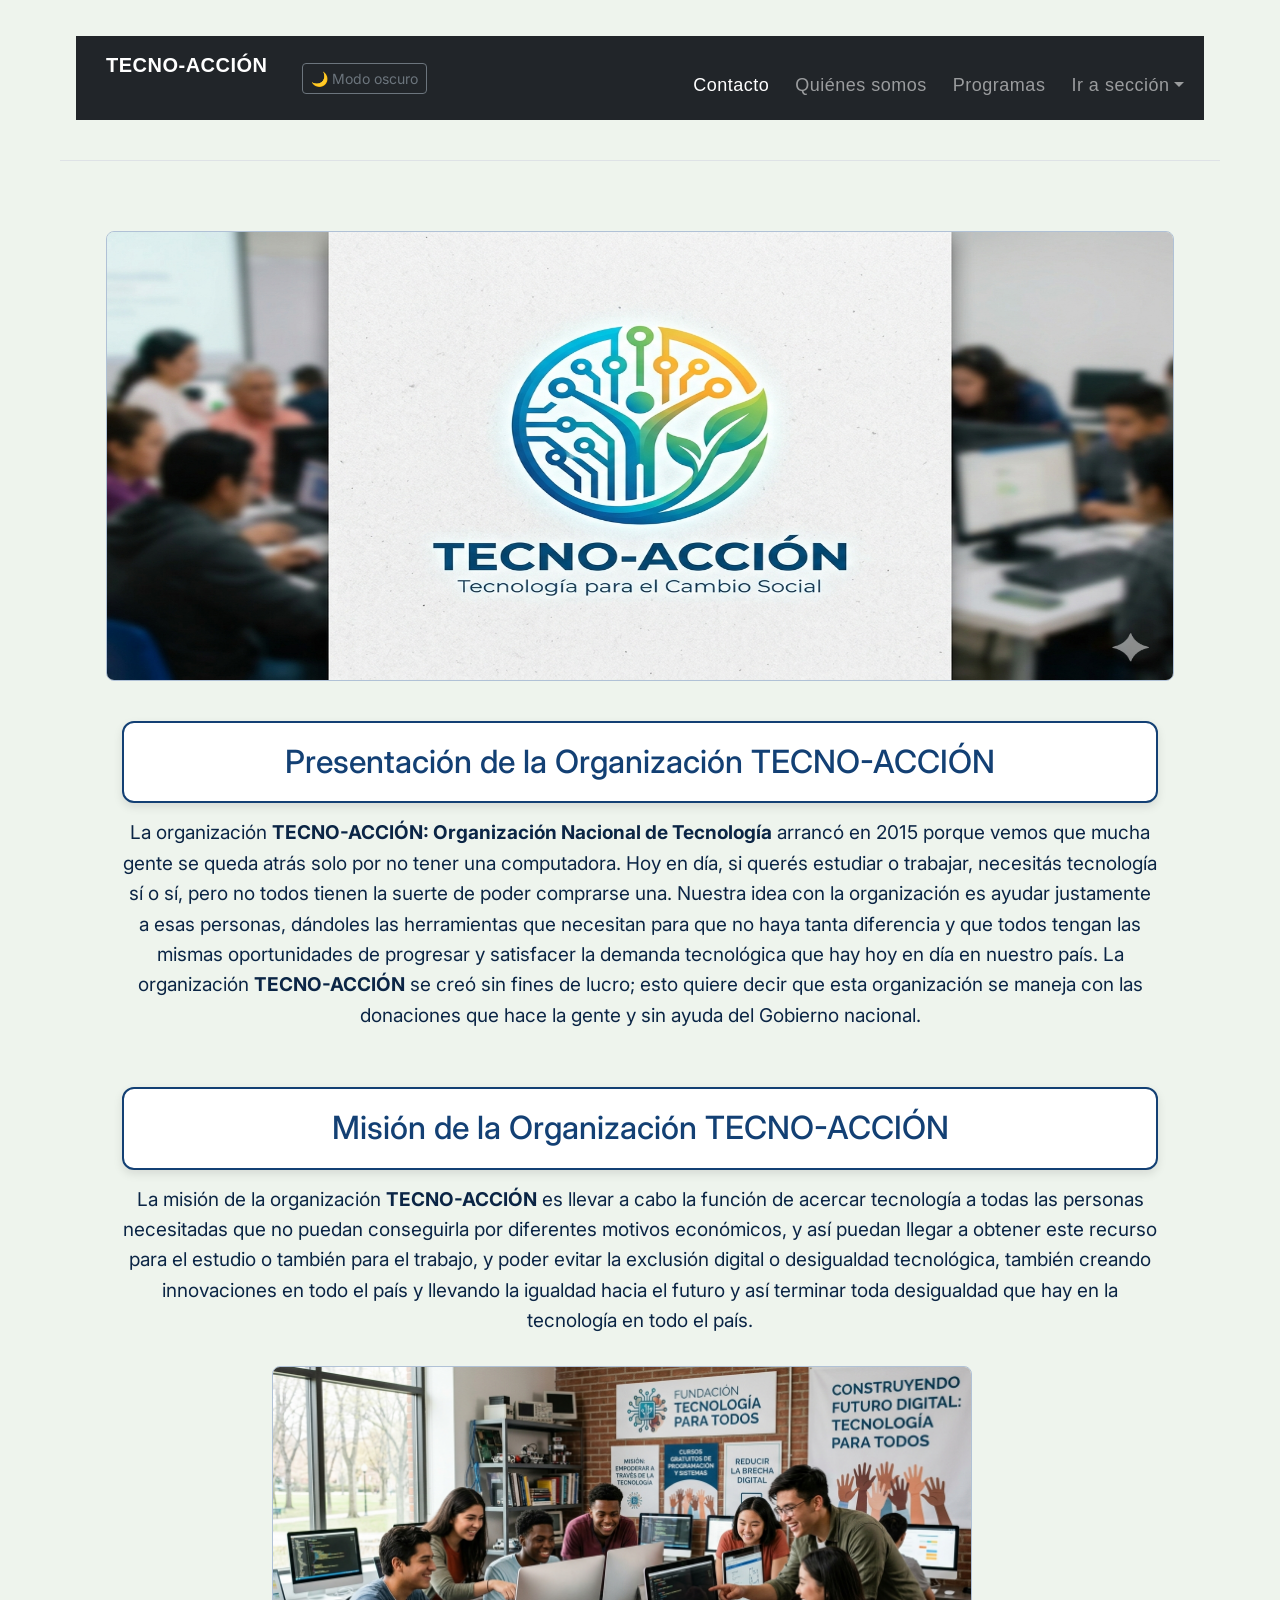
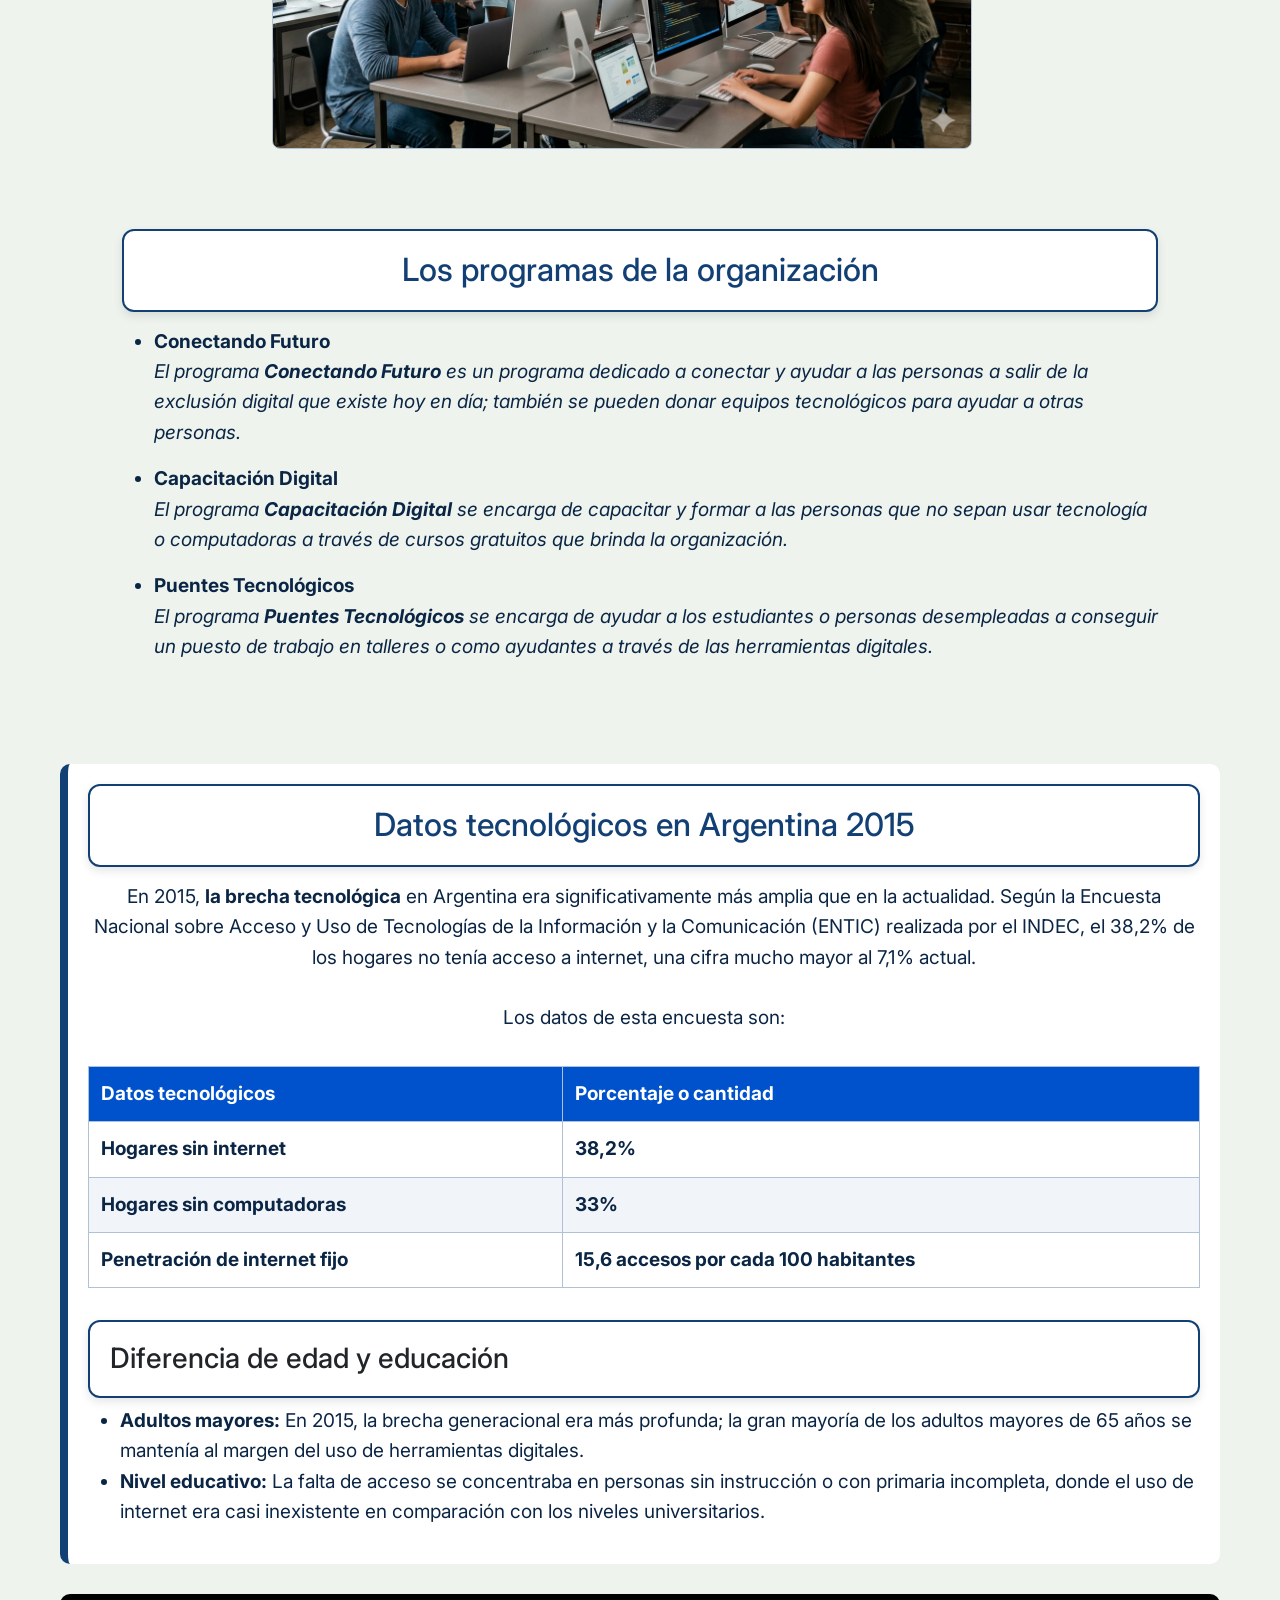
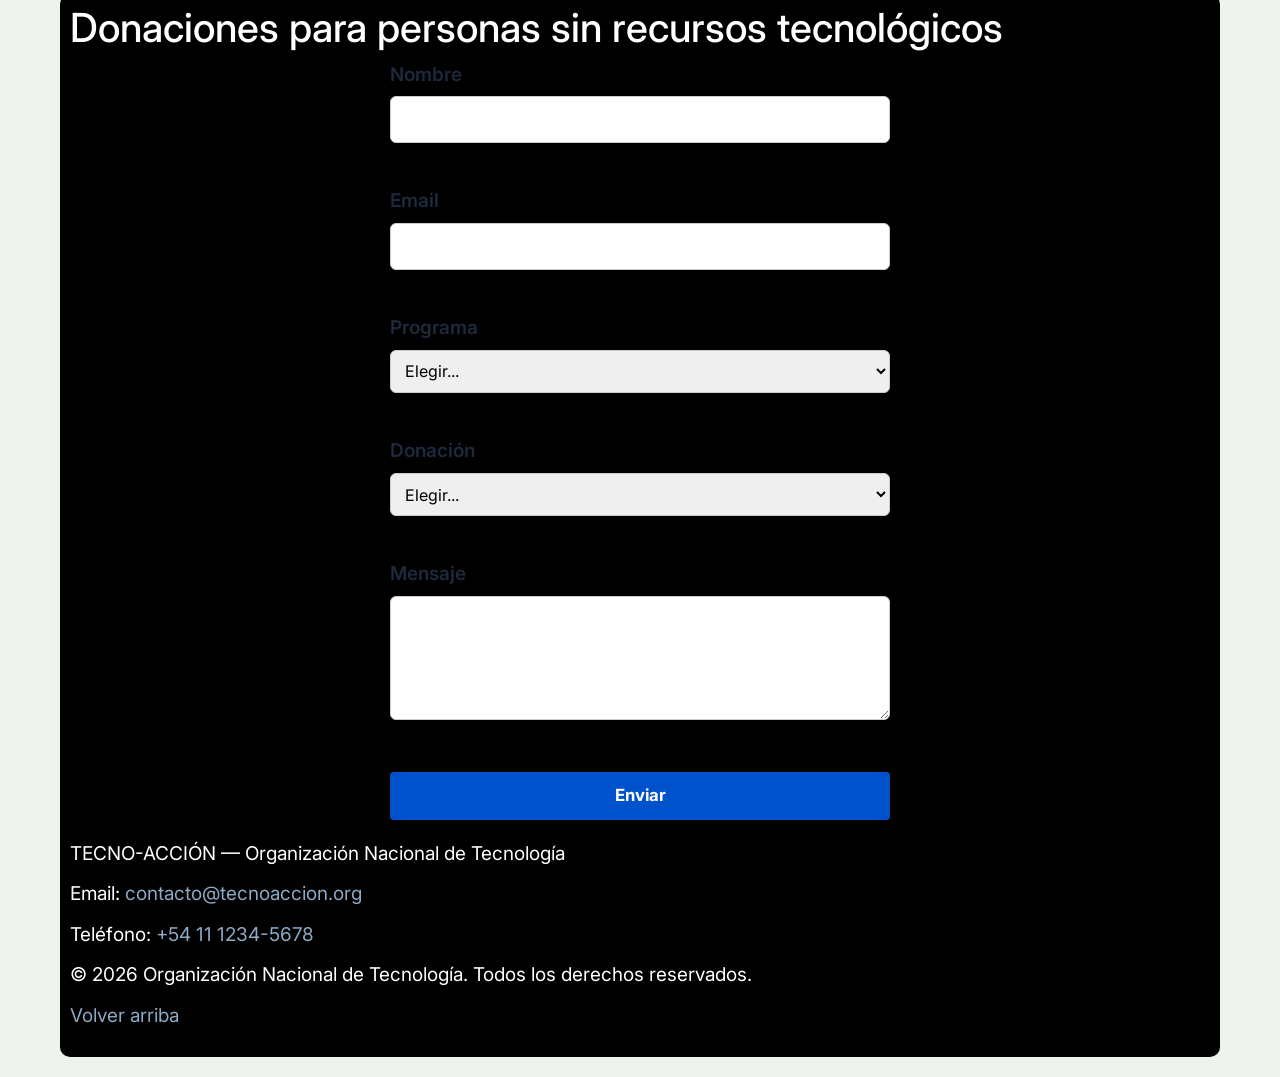
<file: index.html>
<!DOCTYPE html>
<html lang="es">
<head>
    <meta charset="UTF-8">
    <meta name="viewport" content="width=device-width, initial-scale=1.0">
    
    <link rel="preconnect" href="https://fonts.googleapis.com">
    <link rel="preconnect" href="https://fonts.gstatic.com" crossorigin>
    <link rel ="stylesheet" href ="https://fonts.googleapis.com/css2?family=inter:wght@400;600;700&display=swap">
    <link href="https://cdn.jsdelivr.net/npm/bootstrap@5.3.3/dist/css/bootstrap.min.css" rel="stylesheet" />
    <link rel="stylesheet" href="css/estilos.css">
    <title>TECNO-ACCIÓN: Organización Nacional de Tecnología</title>
    
</head>
<body>
    <header  class="p-3 mb-4 border-bottom">
        <section class="navbar navbar-expand-md navbar-dark bg-dark">
            <nav class="container">
                <h1><a class="navbar-brand fw-bold" href="#">TECNO-ACCIÓN</a></h1>
                <button id="btn-modo" class="btn btn-outline-secondary btn-sm">
                🌙 Modo oscuro
                </button>
                <button class="navbar-toggler" type="button" data-bs-toggle="collapse" data-bs-target="#navMenu">
                <span class="navbar-toggler-icon"></span>
                </button>
                <nav class="collapse navbar-collapse" id="navMenu">
                    <ul class="navbar-nav ms-auto">
                        <li class="nav-item"><a class="nav-link active" href="contacto.html">Contacto</a></li>
                        <li class="nav-item"><a class="nav-link" href="nosotros.html">Quiénes somos</a></li>
                        <li class="nav-item"><a class="nav-link" href="programas.html">Programas</a></li>
                        <li class="nav-item dropdown"><a class="nav-link dropdown-toggle" href="#" id="navbarDropdown" role="button" data-bs-toggle="dropdown" aria-expanded="false">
                        Ir a sección</a>
                        <ul class="dropdown-menu" aria-labelledby="navbarDropdown">
                            <li class ="nav-item"><a class="dropdown-item" href="#presentacion">Presentación</a></li>
                            <li class ="nav-item"><a class="dropdown-item" href="#misión">Misión</a></li>
                            <li class ="nav-item"><a class="dropdown-item" href="#programas">Resumen de programas</a></li>
                            <li class ="nav-item"><a class="dropdown-item" href="#DatosExtras">Datos 2015</a></li>
                            <li class ="nav-item"><a class="dropdown-item" href="#donacion">Donación</a></li>
                        </ul>
                        </li>
                    </ul>
                </nav>
            </nav>
        </section>
        
    </header>
    <main>
        <img class = "logo" src="imagenes/index/logodelaong.png" alt="logo de la organización Tecno Acción">
        <section class="programas" id="presentacion">
            
            <h2 class="card card-programa h-100">Presentación de la Organización TECNO-ACCIÓN</h2>

            <p class="card-text">
                La organización <strong>TECNO-ACCIÓN: Organización Nacional de Tecnología</strong> arrancó en 2015 porque vemos que mucha gente se queda atrás solo por no tener una computadora. Hoy en día, si querés estudiar o trabajar, necesitás tecnología sí o sí, 
                pero no todos tienen la suerte de poder comprarse una. Nuestra idea con la organización es ayudar justamente a esas personas, dándoles las herramientas que necesitan para que no haya tanta diferencia y que todos tengan las mismas 
                oportunidades de progresar y satisfacer la demanda tecnológica que hay hoy en día en nuestro país.
                La organización <strong>TECNO-ACCIÓN</strong> se creó sin fines de lucro; esto quiere decir que esta organización se maneja con las donaciones que hace la gente y sin ayuda del Gobierno nacional.
            </p>
        </section> 
        <section class="programas" id="misión">
            <h2 class="card card-programa h-100">Misión de la Organización TECNO-ACCIÓN</h2>
            <p class="card-text">
                La misión de la organización <strong>TECNO-ACCIÓN</strong> es llevar a cabo la función de acercar tecnología a todas las personas necesitadas
                que no puedan conseguirla por diferentes motivos económicos, y así puedan llegar a obtener este recurso
                para el estudio o también para el trabajo, y poder evitar la exclusión digital o desigualdad tecnológica, también creando innovaciones en todo el país y llevando la igualdad hacia el futuro y así terminar
                toda desigualdad que hay en la tecnología en todo el país.
            </p>
            <img class=" imagenmision" src="imagenes/index/misiondelaorganizacion.png" alt="personas usando computadoras" width="700" height="350">
        </section>
        
        <section class="programas" id="programas">
            <h2 class="card card-programa h-100">Los programas de la organización</h2>
                <ul>
                    <li class="card-text">
                        <strong>Conectando Futuro</strong>
                        <p>
                            <em>El programa <strong>Conectando Futuro</strong> es un programa dedicado a conectar y ayudar a las personas a salir de la exclusión digital que existe hoy en día; también
                            se pueden donar equipos tecnológicos para ayudar a otras personas.</em>
                        </p>
                    </li>
                    <li class="card-text">
                        <strong>Capacitación Digital</strong>
                        <p>
                            <em>El programa <strong>Capacitación Digital</strong> se encarga de capacitar y formar a las personas que no sepan usar tecnología o computadoras
                            a través de cursos gratuitos que brinda la organización.</em>
                        </p>
                    </li>
                    <li class="card-text">
                        <strong>Puentes Tecnológicos</strong>
                        <p>
                            <em>El programa <strong>Puentes Tecnológicos</strong> se encarga de ayudar a los estudiantes o personas desempleadas a conseguir un puesto de trabajo 
                            en talleres o como ayudantes a través de las herramientas digitales.</em>
                        </p>
                    </li>
                </ul>
        </section>
    </main>
    <aside class="programas" id = "DatosExtras">
            <h2 class="card card-programa h-100">Datos tecnológicos en Argentina 2015</h2>
            <p class="card-text">
                En 2015, <strong>la brecha tecnológica</strong> en Argentina era significativamente más amplia que en la actualidad. Según la Encuesta Nacional sobre Acceso y Uso de Tecnologías de la Información y la
                Comunicación (ENTIC) realizada por el INDEC, el 38,2% de los hogares no tenía acceso a internet, una cifra mucho mayor al 7,1% actual.
                <br>
                <br>
                Los datos de esta encuesta son:
            </p>
            <table border="1">
                <thead>
                    <tr>
                        <th>Datos tecnológicos</th>
                        <th>Porcentaje o cantidad</th>
                    </tr>
                </thead>
                <tbody>
                    <tr>
                        <th>Hogares sin internet</th>
                        <th>38,2%</th>
                    </tr>
                    <tr>
                        <th>Hogares sin computadoras</th>
                        <th>33%</th>
                    </tr>
                    <tr>
                        <th>Penetración de internet fijo</th>
                        <th>15,6 accesos por cada 100 habitantes</th>
                    </tr>
                </tbody>
            </table>
            <h3 class="card card-programa h-100">Diferencia de edad y educación</h3>
            <ul>
                <li>
                    <p class="card-text">
                        <strong>Adultos mayores:</strong> En 2015, la brecha generacional era más profunda; 
                        la gran mayoría de los adultos mayores de 65 años se mantenía al margen 
                        del uso de herramientas digitales.
                    </p>
                </li>
                <li>
                    <p class="card-text">
                        <strong>Nivel educativo:</strong> La falta de acceso se concentraba en personas sin instrucción o con primaria incompleta,
                        donde el uso de internet era casi inexistente en comparación con los niveles universitarios.
                    </p>
                </li>
            </ul>
        </aside>
    <footer id="donacion">
        <h2>Donaciones para personas sin recursos tecnológicos</h2>
            <form id="form-donacion" action="#" method="post">
                <p>
                    <label for="nombre">Nombre</label>
                    <input type="text" id="nombre" name="nombre" required>
                </p>
                
                <p>
                    <label for="email">Email</label>
                    <input type="email" id="email" name="email" required>
                </p>

                <p>
                    <label for="programa">Programa</label>
                    <select id="programa" name="programa">
                        <option value="">Elegir...</option>
                        <option value="conectando">Conectando Futuro</option>
                        <option value="capacitacion">Capacitación Digital</option>
                        <option value="puntes">Puentes Tecnológicos</option>
                    </select>
                </p>

                <p>
                    <label for="donacion">Donación</label>
                    <select id="donacion" name="donacion">
                        <option value="">Elegir...</option>
                        <option value="pll">Computadora</option>
                        <option value="pll">Celular</option>
                    </select>
                </p>

                <p>
                    <label for="mensaje">Mensaje</label>
                    <textarea id="mensaje" name="mensaje" rows="4"></textarea>
                </p>

                <p>
                <button type="submit" class="btn btn-primary">Enviar</button>
                </p>
                
            </form>
            
        <address>

            <p>TECNO-ACCIÓN — Organización Nacional de Tecnología</p>

            <p>
                Email:
                <a href="mailto:contacto@tecnoaccion.org">contacto@tecnoaccion.org</a>
                
            </p>

            <p>
                Teléfono:
                <a href="tel:+541112345678">
                    +54 11 1234-5678
                </a>
            </p>
            <p>&copy; 2026 Organización Nacional de Tecnología. Todos los derechos reservados.</p>
        <p><a href="#top">Volver arriba</a></p>

        </address>
    </footer>
<script src='https://cdn.jsdelivr.net/npm/bootstrap@5.3.3/dist/js/bootstrap.bundle.min.js'></script>
<script src="js/main.js"></script>
</body>
</html>
</file>
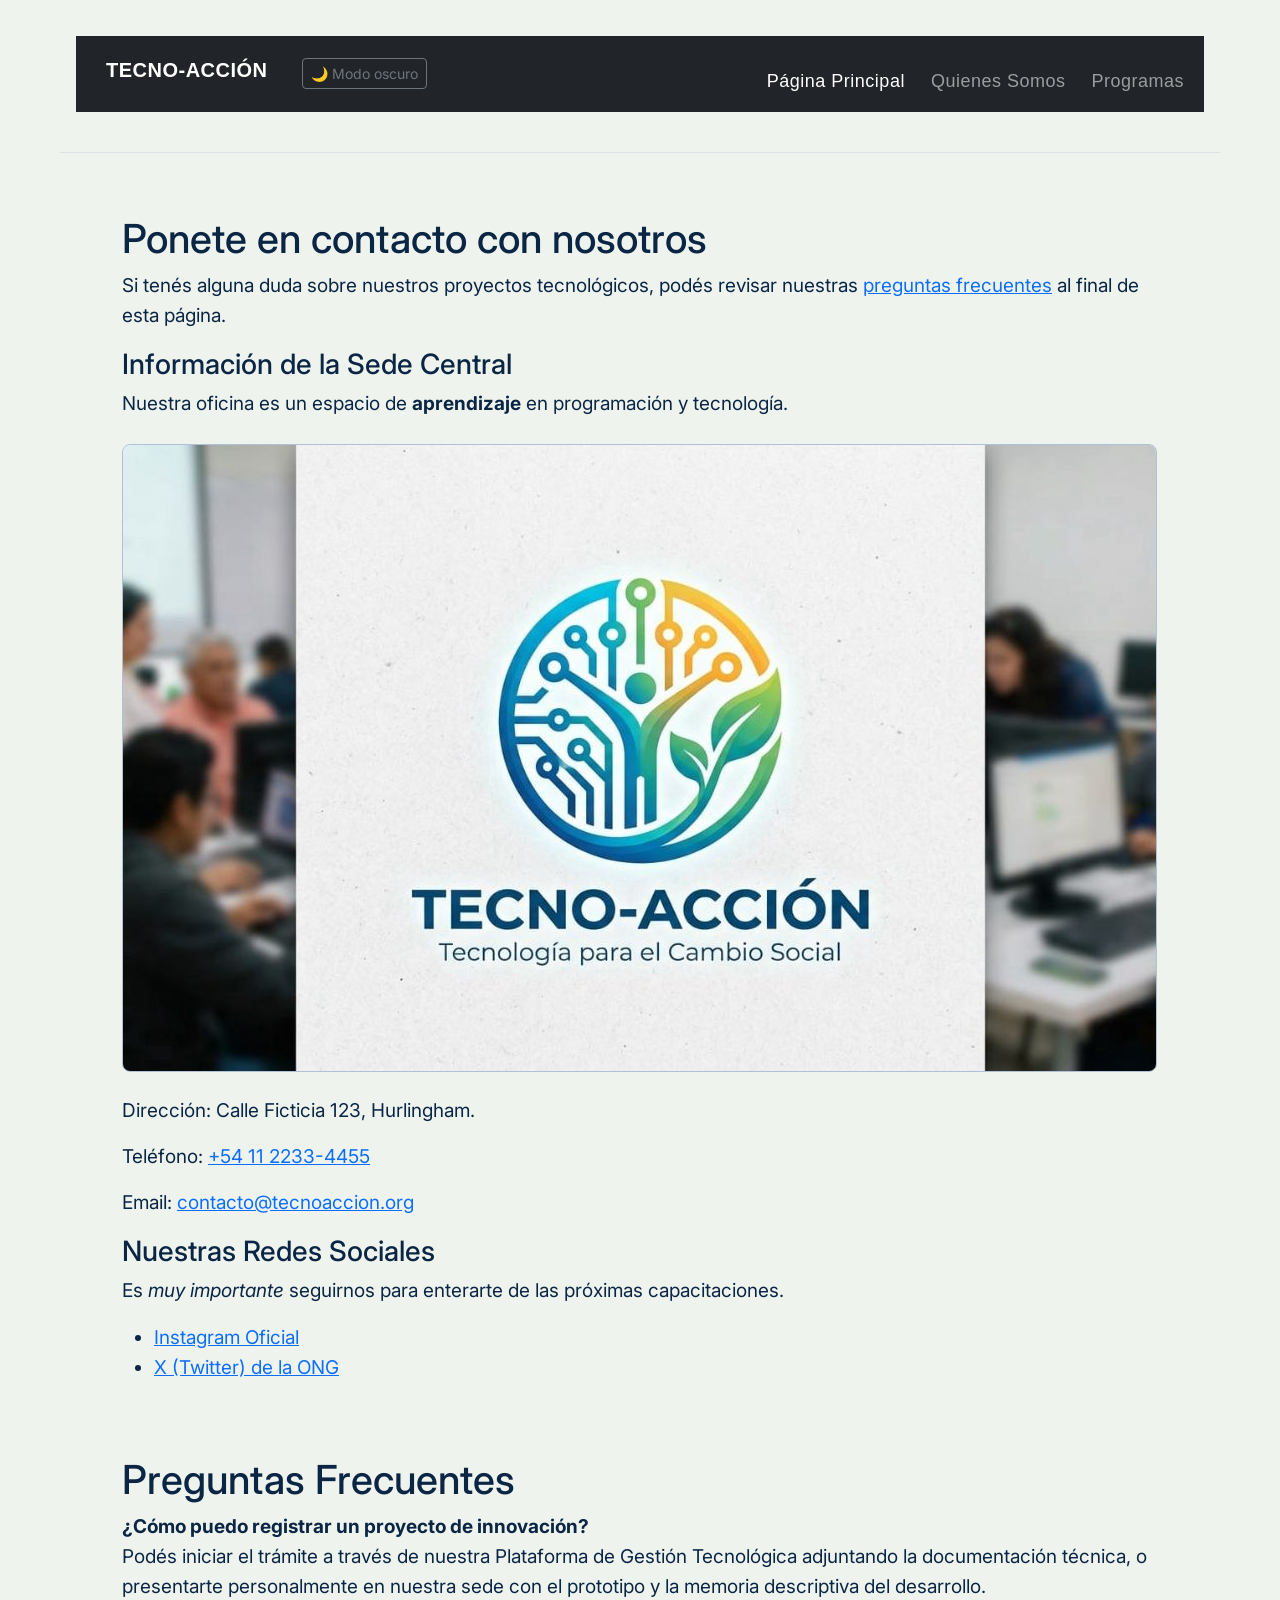
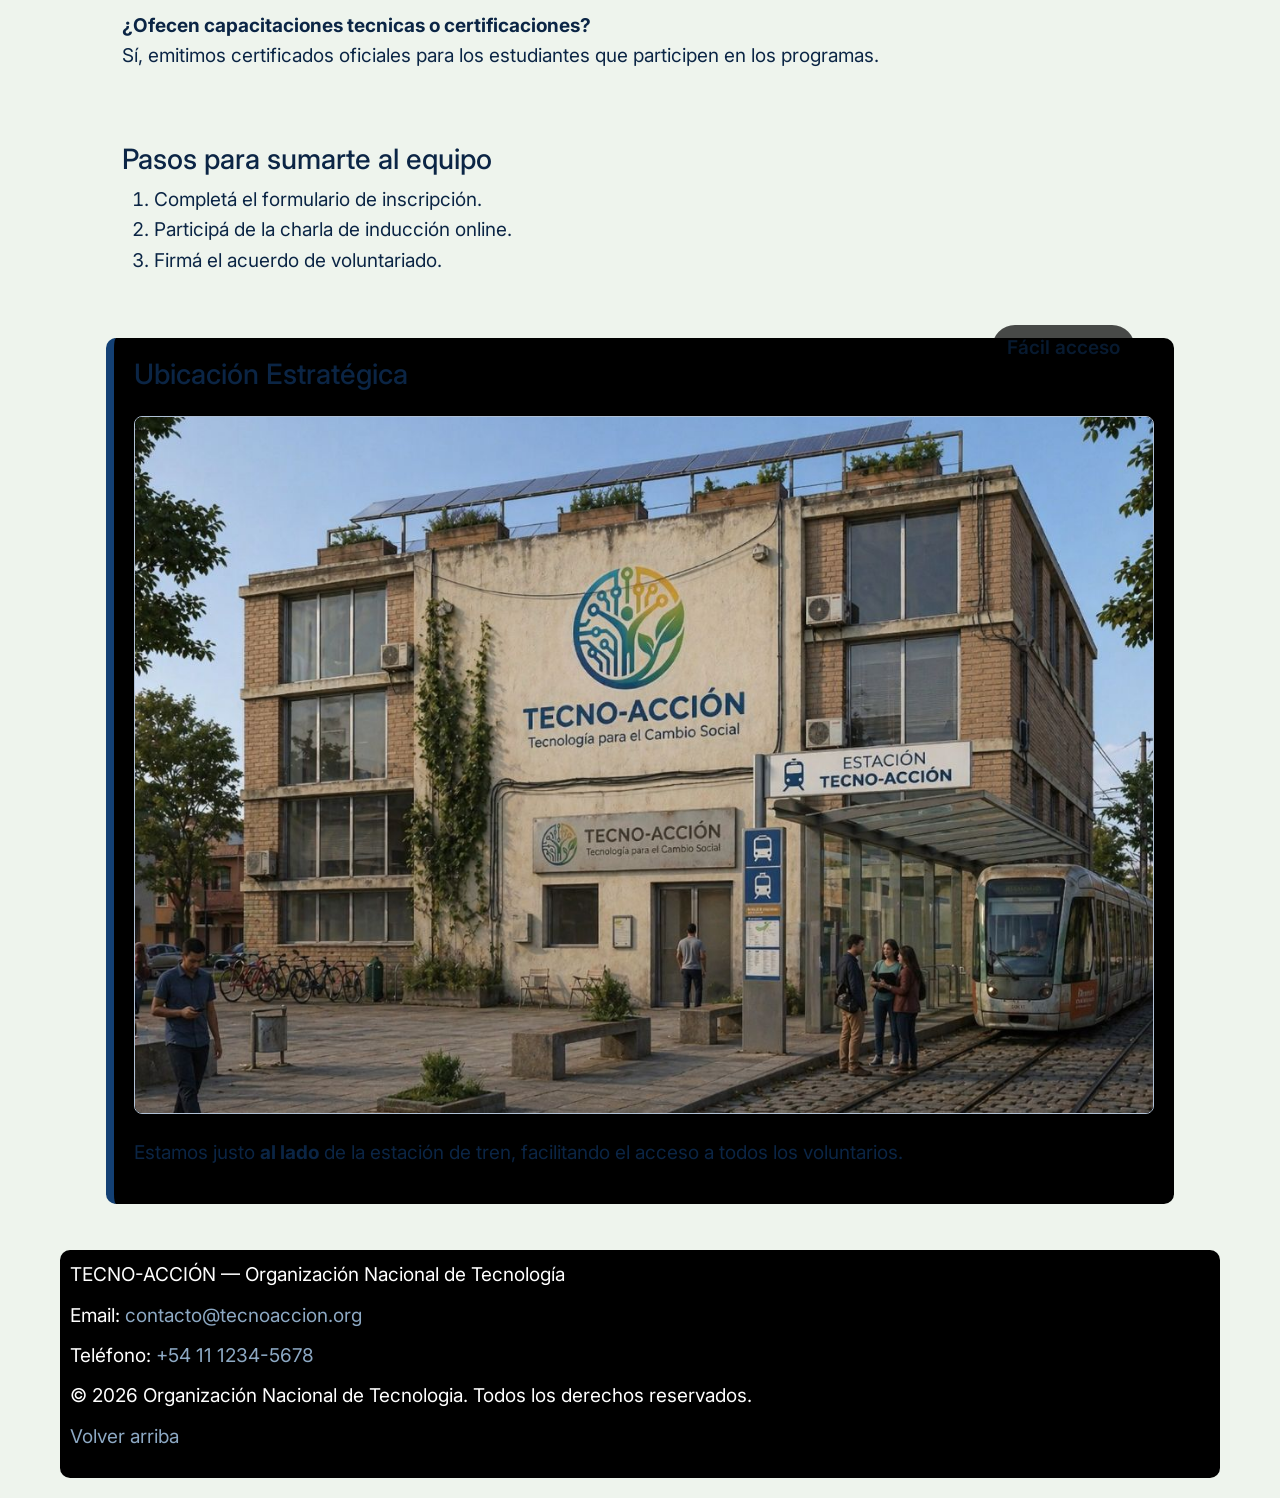
<file: contacto.html>
<!DOCTYPE html>
<html lang="es">
<head>
    <meta charset="UTF-8">
    <meta name="viewport" content="width=device-width, initial-scale=1.0">

    <link rel="preconnect" href="https://fonts.googleapis.com">
    <link rel="preconnect" href="https://fonts.gstatic.com" crossorigin>
    <link rel ="stylesheet" href ="https://fonts.googleapis.com/css2?family=inter:wght@400;600;700&display=swap">
    <link href="https://cdn.jsdelivr.net/npm/bootstrap@5.3.3/dist/css/bootstrap.min.css" rel="stylesheet" />
    <link rel="stylesheet" href="css/estilos.css">
    <title>TECNO-ACCIÓN: Organización Nacional de Tecnología</title>
    
</head>
<body>
    <header  class="p-3 mb-4 border-bottom">
        <section class="navbar navbar-expand-md navbar-dark bg-dark">
            <nav class="container">
                <h1 class= "h3 m-0"><a class="navbar-brand fw-bold" href="#">TECNO-ACCIÓN</a></h1>
                <button id="btn-modo" class="btn btn-outline-secondary btn-sm">
                🌙 Modo oscuro
                </button>
                <button class="navbar-toggler" type="button" data-bs-toggle="collapse" data-bs-target="#navMenu">
                <span class="navbar-toggler-icon"></span>
                </button>
                <nav class="collapse navbar-collapse" id="navMenu">
                    <ul class="navbar-nav ms-auto">
                        <li class="nav-item"><a class="nav-link active" href="index.html">Página Principal</a></li>
                        <li class="nav-item"><a class="nav-link" href="nosotros.html">Quienes Somos</a></li>
                        <li class="nav-item"><a class="nav-link" href="programas.html">Programas</a></li>
                        
                    </ul>
                </nav>
            </nav>
        </section>
        
    </header>

    <main>
        <section>
            <h2>Ponete en contacto con nosotros</h2>
            <p>Si tenés alguna duda sobre nuestros proyectos tecnológicos, podés revisar nuestras <a href="#preguntas">preguntas frecuentes</a> al final de esta página.</p>
            
            <article>
                <h3>Información de la Sede Central</h3>
                <p>Nuestra oficina es un espacio de <strong>aprendizaje</strong> en programación y tecnología.</p>
                
                <img src="imagenes/Contacto/Tecno.jpeg" height="300" alt="Logo de Tecno Acción">

                <address>
                    <p>Dirección: Calle Ficticia 123, Hurlingham.</p>
                    <p>Teléfono: <a href="tel:+541122334455">+54 11 2233-4455</a></p>
                    <p>Email: <a href="mailto:contacto@tecnoaccion.org">contacto@tecnoaccion.org</a></p>
                </address>
            </article>

            <article>
                <h3>Nuestras Redes Sociales</h3>
                <p>Es <em>muy importante</em> seguirnos para enterarte de las próximas capacitaciones.</p>
                <ul>
                    <li>
                        <a href="https://www.instagram.com" target="_blank" rel="noopener noreferrer">Instagram Oficial</a>
                    </li>
                    <li>
                        <a href="https://www.twitter.com" target="_blank" rel="noopener noreferrer">X (Twitter) de la ONG</a>
                    </li>
                </ul>
            </article>
        </section>

        <section id="preguntas">
            <h2>Preguntas Frecuentes</h2>
            <dl>
                <dt>¿Cómo puedo registrar un proyecto de innovación?</dt>
                <dd>Podés iniciar el trámite a través de nuestra Plataforma de Gestión Tecnológica adjuntando la documentación técnica, o presentarte personalmente en nuestra sede con el prototipo y la memoria descriptiva del desarrollo.</dd>
                <dt>¿Ofecen capacitaciones tecnicas o certificaciones?</dt>
                <dd>Sí, emitimos certificados oficiales para los estudiantes que participen en los programas.</dd>
            </dl>
        </section>

        <section>
            <h3>Pasos para sumarte al equipo</h3>
            <ol>
                <li>Completá el formulario de inscripción.</li>
                <li>Participá de la charla de inducción online.</li>
                <li>Firmá el acuerdo de voluntariado.</li>
            </ol>
        </section>

        <aside>
    <h3>Ubicación Estratégica</h3>
    <div class="imagen-wrapper">
        <img src="imagenes/Contacto/Tecno-accion-sede.jpeg" height="250" alt="Mapa del barrio mostrando las paradas de colectivo cercanas">
        <span class="badge-custom">Fácil acceso</span>
    </div>
    <p>Estamos justo <strong>al lado</strong> de la estación de tren, facilitando el acceso a todos los voluntarios.</p>
    </aside>
    </main>

    <footer>

        <address>

            <p>TECNO-ACCIÓN — Organización Nacional de Tecnología</p>

            <p>
                Email:
                <a href="mailto:contacto@tecnoaccion.org">contacto@tecnoaccion.org</a>
                
            </p>

            <p>
                Teléfono:
                <a href="tel:+541112345678">
                    +54 11 1234-5678
                </a>
            </p>
            <p>&copy; 2026 Organización Nacional de Tecnologia. Todos los derechos reservados.</p>
        <p><a href="#top">Volver arriba</a></p>

        </address>
    </footer>
    <script src='https://cdn.jsdelivr.net/npm/bootstrap@5.3.3/dist/js/bootstrap.bundle.min.js'></script>
    <script src="js/main.js"></script>
</body>
</html>
</file>
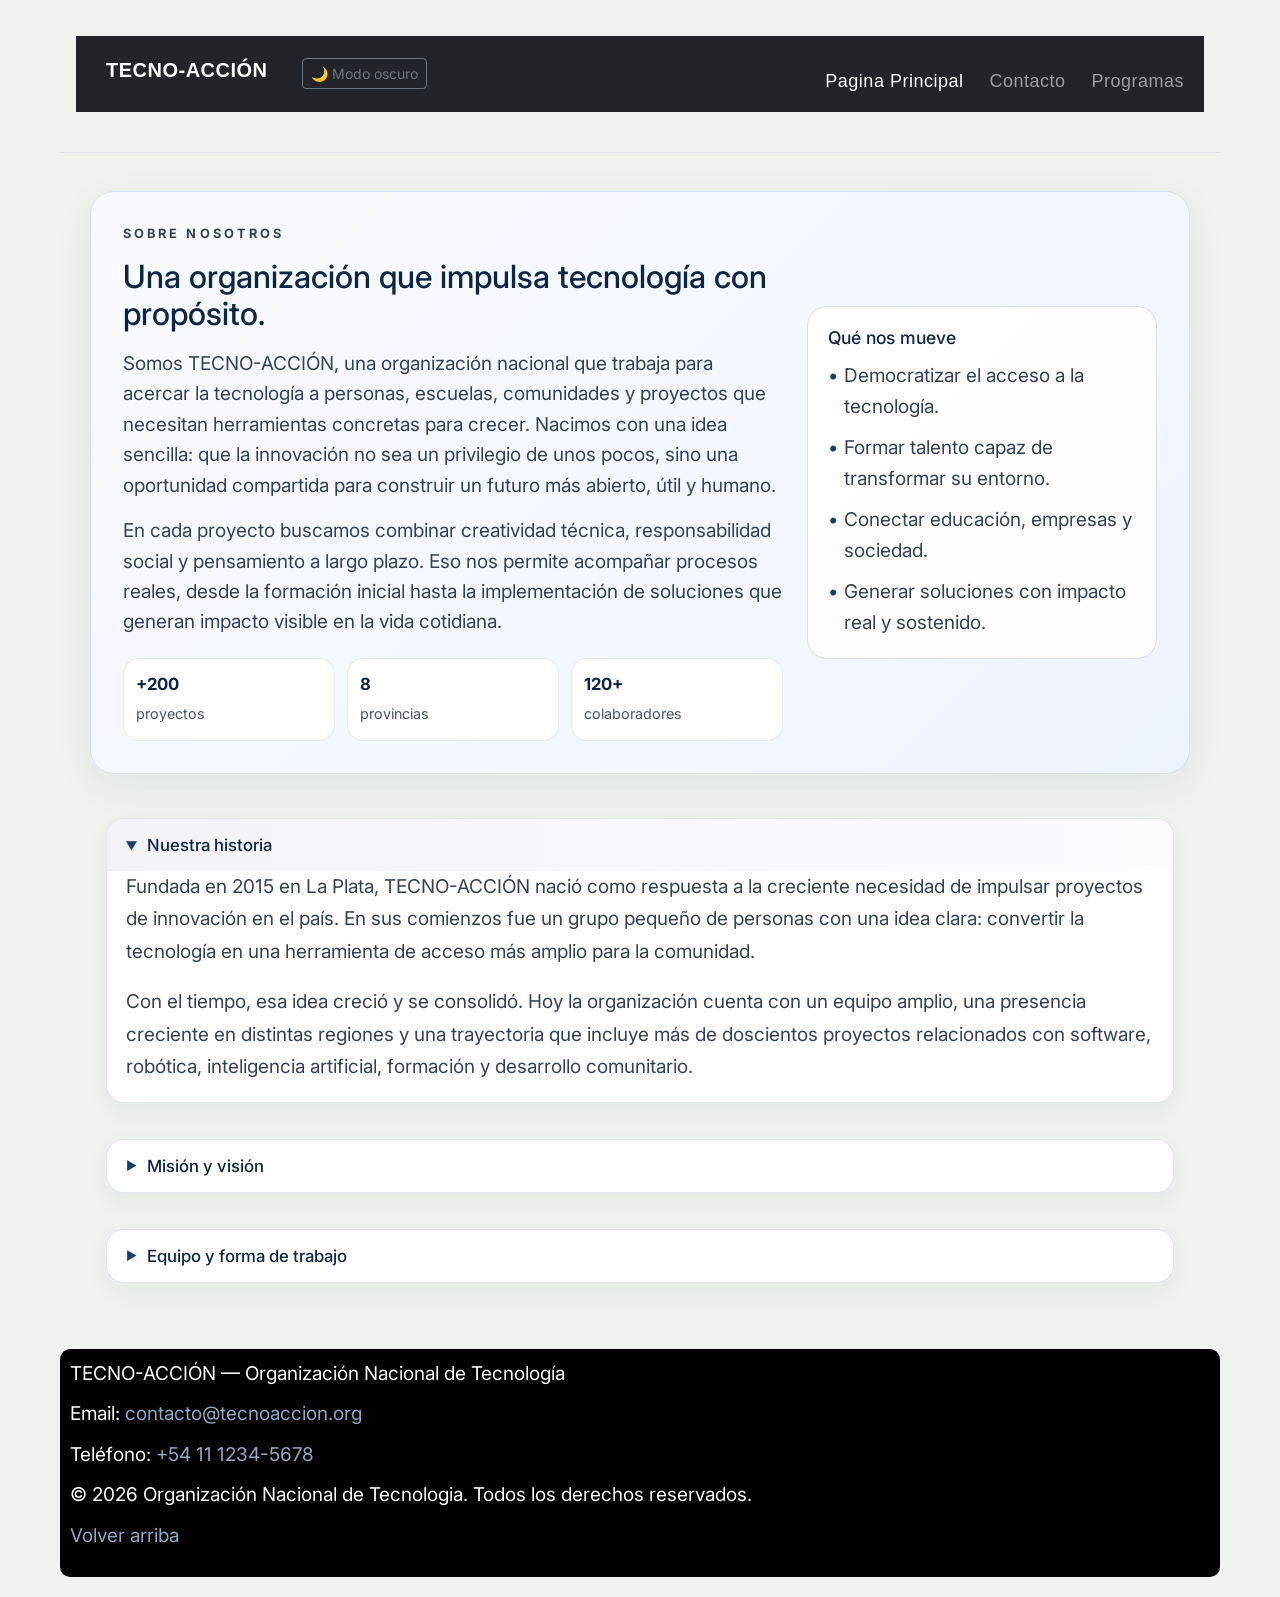
<file: nosotros.html>
<!DOCTYPE html>
<html lang="es">
<head>
    <meta charset="UTF-8">
    <meta name="viewport" content="width=device-width, initial-scale=1.0">

    <link rel="preconnect" href="https://fonts.googleapis.com">
    <link rel="preconnect" href="https://fonts.gstatic.com" crossorigin>
    <link rel ="stylesheet" href ="https://fonts.googleapis.com/css2?family=inter:wght@400;600;700&display=swap">
    <link href="https://cdn.jsdelivr.net/npm/bootstrap@5.3.3/dist/css/bootstrap.min.css" rel="stylesheet" />
    <link rel="stylesheet" href="css/estilos.css">
    <title>TECNO-ACCIÓN: Organización Nacional de Tecnología</title>
    
</head>
<body>
    <header  class="p-3 mb-4 border-bottom">
        <section class="navbar navbar-expand-md navbar-dark bg-dark">
            <nav class="container">
                <h1 class= "h3 m-0"><a class="navbar-brand fw-bold" href="#">TECNO-ACCIÓN</a></h1>
                <button id="btn-modo" class="btn btn-outline-secondary btn-sm">
                🌙 Modo oscuro
                </button>
                <button class="navbar-toggler" type="button" data-bs-toggle="collapse" data-bs-target="#navMenu">
                <span class="navbar-toggler-icon"></span>
                </button>
                <nav class="collapse navbar-collapse" id="navMenu">
                    <ul class="navbar-nav ms-auto">
                        <li class="nav-item"><a class="nav-link active" href="index.html">Pagina Principal</a></li>
                        <li class="nav-item"><a class="nav-link" href="contacto.html">Contacto</a></li>
                        <li class="nav-item"><a class="nav-link" href="programas.html">Programas</a></li>
                        
                    </ul>
                </nav>
            </nav>
        </section>
        
    </header>
    <main class="nosotros-page">
        <section class="nosotros-hero">
            <div class="nosotros-hero__content">
                <p class="eyebrow">Sobre nosotros</p>
                <h2>Una organización que impulsa tecnología con propósito.</h2>
                <p>Somos TECNO-ACCIÓN, una organización nacional que trabaja para acercar la tecnología a personas, escuelas, comunidades y proyectos que necesitan herramientas concretas para crecer. Nacimos con una idea sencilla: que la innovación no sea un privilegio de unos pocos, sino una oportunidad compartida para construir un futuro más abierto, útil y humano.</p>
                <p>En cada proyecto buscamos combinar creatividad técnica, responsabilidad social y pensamiento a largo plazo. Eso nos permite acompañar procesos reales, desde la formación inicial hasta la implementación de soluciones que generan impacto visible en la vida cotidiana.</p>
                <div class="nosotros-hero__stats">
                    <div>
                        <strong>+200</strong>
                        <span>proyectos</span>
                    </div>
                    <div>
                        <strong>8</strong>
                        <span>provincias</span>
                    </div>
                    <div>
                        <strong>120+</strong>
                        <span>colaboradores</span>
                    </div>
                </div>
            </div>

            <div class="nosotros-hero__panel">
                <h3>Qué nos mueve</h3>
                <ul>
                    <li>Democratizar el acceso a la tecnología.</li>
                    <li>Formar talento capaz de transformar su entorno.</li>
                    <li>Conectar educación, empresas y sociedad.</li>
                    <li>Generar soluciones con impacto real y sostenido.</li>
                </ul>
            </div>
        </section>

        <section class="nosotros-accordion">
            <details class="nosotros-details" open>
                <summary><h3>Nuestra historia</h3></summary>
                <p>Fundada en 2015 en La Plata, TECNO-ACCIÓN nació como respuesta a la creciente necesidad de impulsar proyectos de innovación en el país. En sus comienzos fue un grupo pequeño de personas con una idea clara: convertir la tecnología en una herramienta de acceso más amplio para la comunidad.</p>
                <p>Con el tiempo, esa idea creció y se consolidó. Hoy la organización cuenta con un equipo amplio, una presencia creciente en distintas regiones y una trayectoria que incluye más de doscientos proyectos relacionados con software, robótica, inteligencia artificial, formación y desarrollo comunitario.</p>
            </details>

            <details class="nosotros-details">
                <summary><h3>Misión y visión</h3></summary>
                <p><strong>Misión:</strong> democratizar el acceso a la tecnología y formar talento nacional capaz de competir a nivel global, desarrollando soluciones que impacten positivamente en la sociedad.</p>
                <p><strong>Visión:</strong> ser una organización referente de Latinoamérica en transformación digital para 2030, conectando empresas, gobierno y educación a través de la innovación, la colaboración y el pensamiento crítico.</p>
            </details>

            <details class="nosotros-details">
                <summary><h3>Equipo y forma de trabajo</h3></summary>
                <p>Nuestro equipo está formado por ingenieros, diseñadores, programadores, especialistas en datos y personas dedicadas a la formación y la vinculación con la comunidad. Trabajamos con metodologías ágiles, comunicación constante y una mirada colaborativa que permite responder con rapidez a los desafíos de cada proyecto.</p>
                <p>La organización entiende que no basta con crear buenas ideas; también es necesario acompañarlas con procesos claros, escucha activa y una fuerte intención de generar valor real para quienes participan de cada iniciativa.</p>
            </details>
        </section>
    </main>
    <footer>


        <address>

            <p>TECNO-ACCIÓN — Organización Nacional de Tecnología</p>

            <p>
                Email:
                <a href="mailto:contacto@tecnoaccion.org">contacto@tecnoaccion.org</a>
            </p>

            <p>
                Teléfono:
                <a href="tel:+541112345678">
                +54 11 1234-5678
                </a>
            </p>
            <p>&copy; 2026 Organización Nacional de Tecnologia. Todos los derechos reservados.</p>
            <p><a href="#top">Volver arriba</a></p>

        </address>

    </footer>
    <script src='https://cdn.jsdelivr.net/npm/bootstrap@5.3.3/dist/js/bootstrap.bundle.min.js'></script>
    <script src="js/main.js"></script>
</body>
</html>
</file>
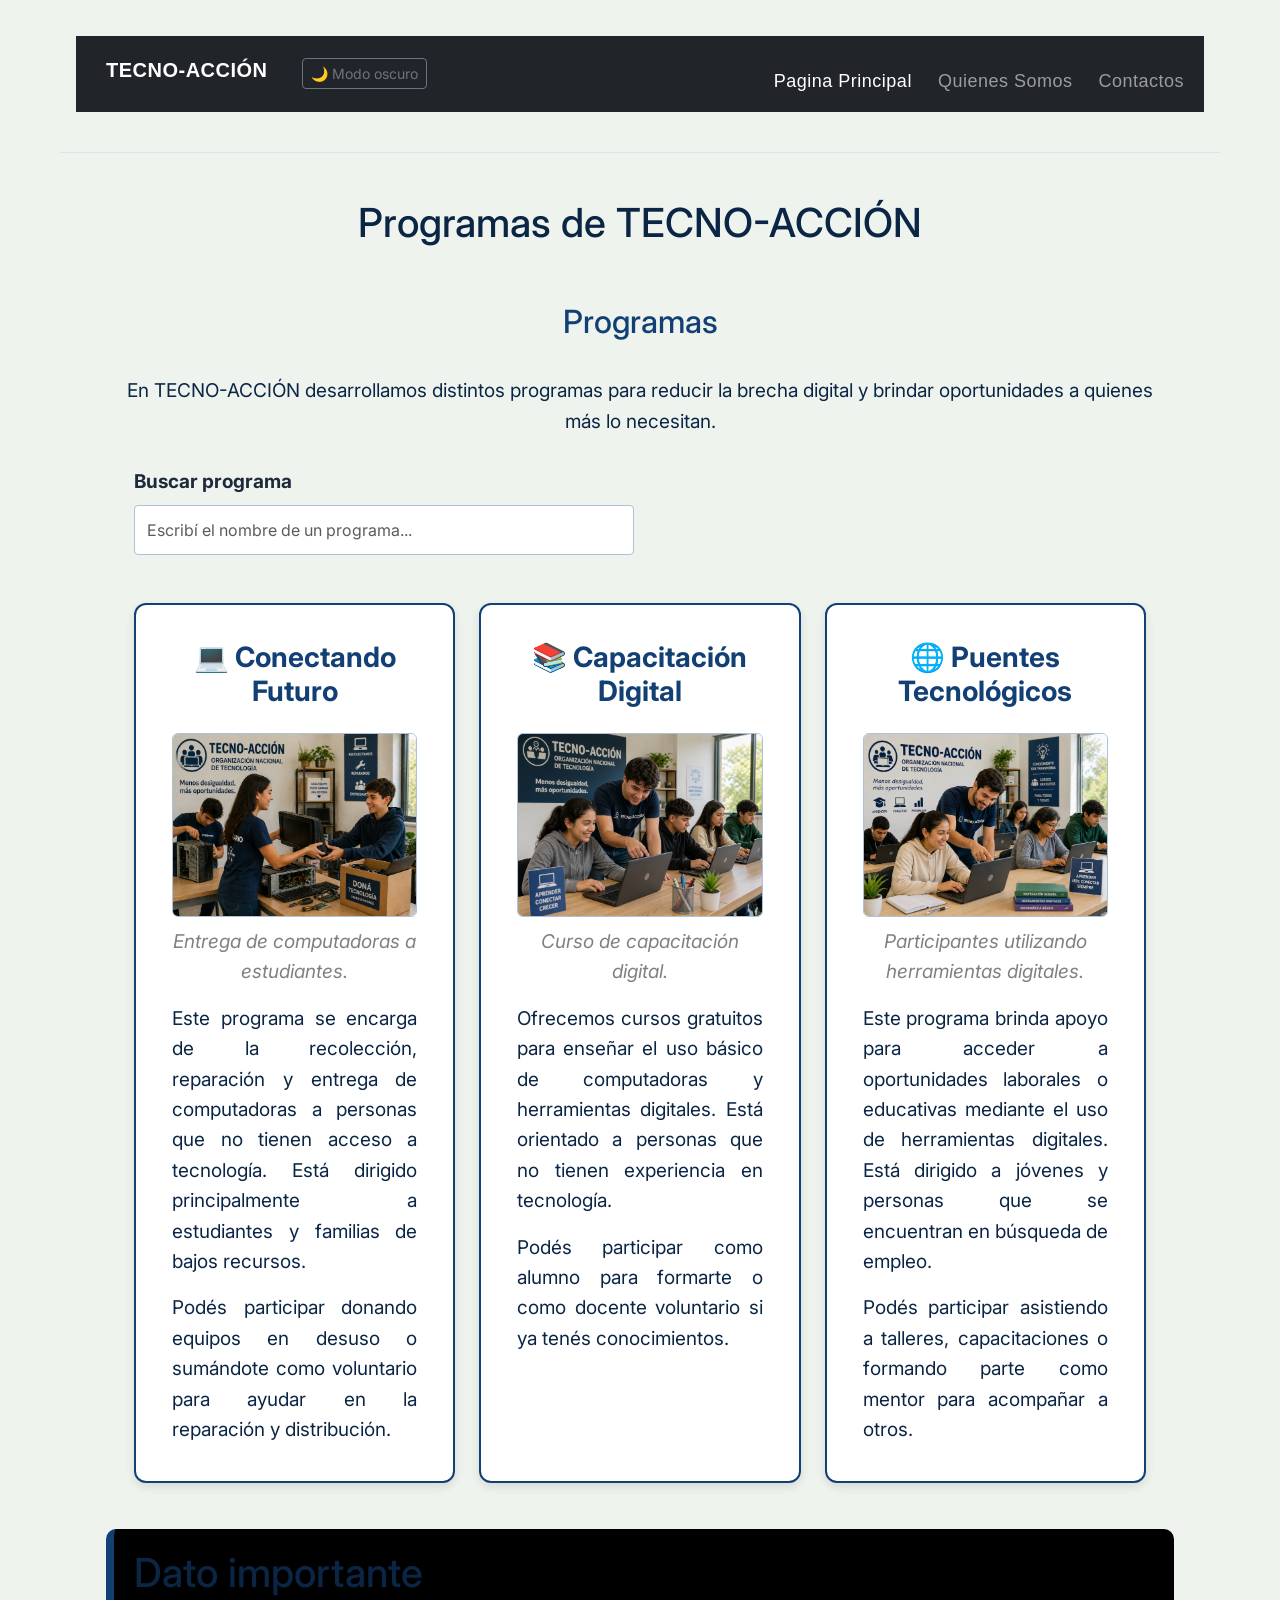
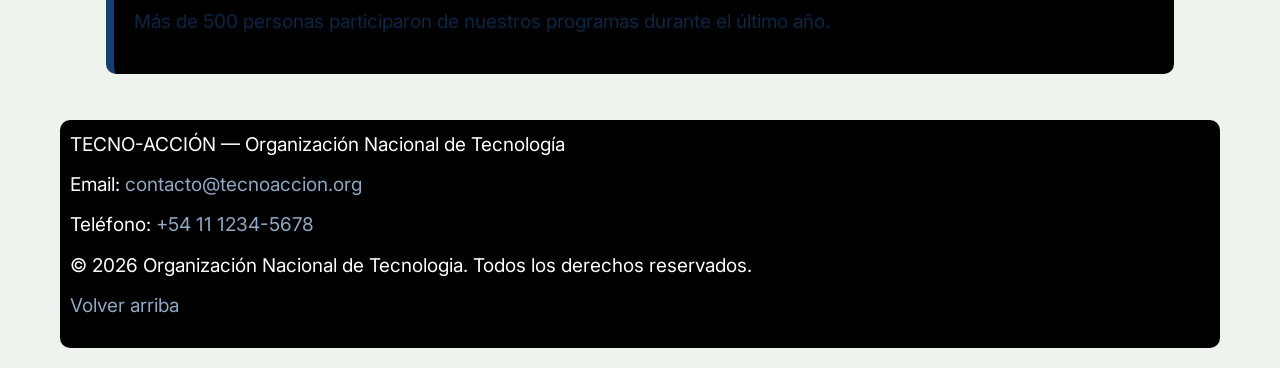
<file: programas.html>
<!DOCTYPE html>
<html lang="es">

<head>
    <meta charset="UTF-8">
    <meta name="viewport" content="width=device-width, initial-scale=1.0">

    <link rel="preconnect" href="https://fonts.googleapis.com">
    <link rel="preconnect" href="https://fonts.gstatic.com" crossorigin>
    <link rel ="stylesheet" href ="https://fonts.googleapis.com/css2?family=inter:wght@400;600;700&display=swap">
    <link href="https://cdn.jsdelivr.net/npm/bootstrap@5.3.3/dist/css/bootstrap.min.css" rel="stylesheet">
    <link rel="stylesheet" href="css/estilos.css">
    <title>TECNO-ACCIÓN: Organización Nacional de Tecnología</title>
    
</head>
<body>
    <header  class="p-3 mb-4 border-bottom">
        <section class="navbar navbar-expand-md navbar-dark bg-dark">
            <nav class="container">
                <h1 class= "h3 m-0"><a class="navbar-brand fw-bold" href="#">TECNO-ACCIÓN</a></h1>
                <button id="btn-modo" class="btn btn-outline-secondary btn-sm">
                🌙 Modo oscuro
                </button>
                <button class="navbar-toggler" type="button" data-bs-toggle="collapse" data-bs-target="#navMenu">
                <span class="navbar-toggler-icon"></span>
                </button>
                <nav class="collapse navbar-collapse" id="navMenu">
                    <ul class="navbar-nav ms-auto">
                        <li class="nav-item"><a class="nav-link active" href="index.html">Pagina Principal</a></li>
                        <li class="nav-item"><a class="nav-link" href="nosotros.html">Quienes Somos</a></li>
                        <li class="nav-item"><a class="nav-link" href="contacto.html">Contactos</a></li>
                        
                    </ul>
                </nav>
            </nav>
        </section>
        
    </header>
    <main>

        <h1>Programas de TECNO-ACCIÓN</h1>

        <section class="programas">

            <h2>Programas</h2>

            <p>
                En TECNO-ACCIÓN desarrollamos distintos programas para reducir la brecha digital y brindar oportunidades a quienes más lo necesitan.
            </p>

            <div class="container">

                <div class="row g-2 mb-4">
                    <div class="col-12 col-md-6">
                        <label for="buscador-programas" class="form-label fw-bold">Buscar programa</label>
                        <input type="text" id="buscador-programas" class="form-control" placeholder="Escribí el nombre de un programa...">
                        <p id="sin-resultados" class="card-text mt-2" style="display:none;">No se encontraron programas que coincidan con la búsqueda.</p>
                    </div>
                </div>

                <div class="row g-4" id="lista-programas">

                    <div class="col-12 col-md-6 col-lg-4 programa-item">
                        <article class="card card-programa h-100">

                        <div class="card-body">

                            <h3 class="card-title">💻 Conectando Futuro</h3>

                            <figure>
                            <img
                                src="imagenes/programas/conectando.jpg"
                                alt="Entrega de computadoras a estudiantes"
                                class="img-fluid rounded">

                            <figcaption>
                                Entrega de computadoras a estudiantes.
                            </figcaption>
                        </figure>

                        <p class="card-text">
                            Este programa se encarga de la recolección, reparación y entrega de computadoras a personas que no tienen acceso a tecnología.
                            Está dirigido principalmente a estudiantes y familias de bajos recursos.
                        </p>

                        <p class="card-text">
                            Podés participar donando equipos en desuso o sumándote como voluntario para ayudar en la reparación y distribución.
                        </p>

                    </div>

                </article>
            </div>

            <div class="col-12 col-md-6 col-lg-4 programa-item">
                <article class="card card-programa h-100">

                <div class="card-body">

                    <h3 class="card-title">📚 Capacitación Digital</h3>

                    <figure>
                        <img
                            src="imagenes/programas/capacitacion.jpg"
                            alt="Personas aprendiendo computación"
                            class="img-fluid rounded">

                        <figcaption>
                            Curso de capacitación digital.
                        </figcaption>
                    </figure>

                    <p class="card-text">
                        Ofrecemos cursos gratuitos para enseñar el uso básico de computadoras y herramientas digitales.
                        Está orientado a personas que no tienen experiencia en tecnología.
                    </p>

                    <p class="card-text">
                        Podés participar como alumno para formarte o como docente voluntario si ya tenés conocimientos.
                    </p>

                </div>

            </article>
        </div>

        <div class="col-12 col-md-6 col-lg-4 programa-item">
            <article class="card card-programa h-100">

                <div class="card-body">

                    <h3 class="card-title">🌐 Puentes Tecnológicos</h3>

                    <figure>
                        <img
                            src="imagenes/programas/puentes.jpg"
                            alt="Personas trabajando con tecnología"
                            class="img-fluid rounded">

                        <figcaption>
                            Participantes utilizando herramientas digitales.
                        </figcaption>
                    </figure>

                    <p class="card-text">
                        Este programa brinda apoyo para acceder a oportunidades laborales o educativas mediante el uso de herramientas digitales.
                        Está dirigido a jóvenes y personas que se encuentran en búsqueda de empleo.
                    </p>

                    <p class="card-text">
                        Podés participar asistiendo a talleres, capacitaciones o formando parte como mentor para acompañar a otros.
                    </p>

                </div>

            </article>
        </div>

    </div>
</div>

        </section>

        <aside>

            <h2>Dato importante</h2>

            <p>
                Más de 500 personas participaron de nuestros programas durante el último año.
            </p>

        </aside>

    </main>

    <footer>

        <address>

            <p>TECNO-ACCIÓN — Organización Nacional de Tecnología</p>

            <p>
                Email:
                <a href="mailto:contacto@tecnoaccion.org">contacto@tecnoaccion.org</a>
                
            </p>

            <p>
                Teléfono:
                <a href="tel:+541112345678">
                    +54 11 1234-5678
                </a>
            </p>
            <p>&copy; 2026 Organización Nacional de Tecnologia. Todos los derechos reservados.</p>
        <p><a href="#top">Volver arriba</a></p>

        </address>

    </footer>
    <script src='https://cdn.jsdelivr.net/npm/bootstrap@5.3.3/dist/js/bootstrap.bundle.min.js'></script>
    <script src="js/main.js"></script>
</body>

</html>
</file>
<file: css/estilos.css>
/* ==========================================================================
LENGUAJES INFORMÁTICOS 1 (UNAHUR) - TRABAJO PRÁCTICO GRUPAL
INTEGRANTE 4: Componentes de Datos, Interactivos y Visuales
   ========================================================================== */

:root {
    --color-institucional: #0052cc;  
    --color-texto-oscuro: #1e293b;  
    --color-gris-borde: #b0c1d6;    
    --color-fondo-cebra: #f1f5f9;   
    --padding-celda: 12px;    
    --azul-oscuro: #0B2545;
    --azul: #134074;
    --celeste: #8DA9C4;
    --gris-claro: #EEF4ED;
    --blanco: #FFFFFF;
    --fondo: black;
    --fuente : 'inter' , sans-serif;
}


/* =========================
   RESET
========================= */

* {
    box-sizing: border-box;
    margin: 0;
    padding: 0;
    
}

/* =========================
    BODY
========================= */

body {
    font-family: var(--fuente);
    background-color: var(--gris-claro);
    color: var(--azul-oscuro);
    font-size: 19px;

    max-width: 1200px;
    margin: auto;
    padding: 20px;

    line-height: 1.6;
}
h2{
    font-size: 40px;
}

/* =========================
    HEADER
========================= */

header{
    position: sticky;
    top: 0 ;
}
/* =========================
    Nav
========================= */

nav ul {
    opacity: 1.1;
    font-size: large;
    list-style: none;
    display: flex;
    flex-wrap: wrap;
    gap: 10px;
    margin-top: 15px;
}

nav a {
    display: inline-block;
    text-decoration: none;
    color: white;
    padding: 8px 18px;
    border-radius: 6px;
    font-family: 'Segoe UI', sans-serif;
    font-weight: 600;
    font-size: 0.95rem;
    letter-spacing: 0.5px;
    position: relative;
    overflow: hidden;
    transition: color 0.3s;
    z-index: 0;
}

nav a::before {
    content: "";
    position: absolute;
    top: 0;
    left: -100%;
    width: 100%;
    height: 100%;
    background-color: red;
    border-radius: 6px;
    transition: left 0.3s ease;
    z-index: -1;
}

nav a:hover::before {
    left: 0;
}

nav a:hover {
    color: red;
}

/* =========================
    NAV - DESPLEGABLE
========================= */

nav li.desplegable {
    position: relative;
}

nav li.desplegable > span {
    display: inline-block;
    color: var(--blanco);
    padding: 8px 18px;
    border-radius: 6px;
    font-family: 'Segoe UI', sans-serif;
    font-weight: 600;
    font-size: 0.95rem;
    letter-spacing: 0.5px;
    cursor: pointer;
    user-select: none;
    transition: background-color 0.3s, color 0.3s;
}

nav li.desplegable:hover > span {
    background-color: var(--blanco);
    color: var(--azul-oscuro);
}

nav li.desplegable .submenu {
    display: none;
    position: static;
    background-color: var(--azul);
    border-radius: 0 0 8px 8px;
    padding: 5px 0;
    min-width: 200px;
    flex-direction: column;
    gap: 0;
    margin-top: 5px;
}

nav li.desplegable:hover .submenu {
    display: flex;
}

nav li.desplegable .submenu li {
    width: 100%;
}

nav li.desplegable .submenu a {
    display: block;
    width: 100%;
    border-radius: 0;
    padding: 10px 18px;
    font-size: 0.9rem;
}

nav li.desplegable .submenu a::before {
    border-radius: 0;
}

/* =========================
    FOOTER
========================= */
footer{
    background-color: var(--fondo);
    color: var(--blanco);

    margin-top: 30px;
    padding: 10px;

    border-radius: 10px;

}
footer a {
    color: var(--celeste);
    text-decoration: none;
}

footer a:hover {
    color: var(--blanco);
}

footer p {
    margin-bottom: 10px;
}

/* =========================
    MAIN
========================= */

main {
    font-family: var(--fuente);
    max-width: 1100px;
    margin: 30px auto 0;
    padding: 1rem;
}
.logo{
    width: 1400px;
    height: 450px;
}
.imagenmision{
    display: block;
    margin-left: 150px;
    

}

/* =========================
    TITULO PRINCIPAL
========================= */

h1 {
    text-align: center;
    color: var(--azul-oscuro);
    margin-bottom: 20px;
    font-size: 2.5rem;
}


/* =========================
    TITULO PROGRAMAS
========================= */

.programas h2 {
    text-align: center;
    color: var(--azul);
    margin-bottom: 15px;
    padding: 20px;

    font-size: 2rem;
}

.programas > p {
    text-align: center;
    margin-bottom: 30px;

    color: var(--azul-oscuro);
}

/* =========================
    CONTENEDOR FLEX
========================= */

.contenedor-programas {
    display: flex;
    flex-wrap: wrap;
    gap: 25px;
}

/* =========================
    TARJETAS
========================= */

.card-programa {
    flex: 1 1 300px;

    background-color: var(--blanco);

    border: 3px solid var(--azul);
    border-radius: 12px;

    padding: 20px;

    box-shadow: 0px 4px 10px rgba(0,0,0,0.1);

    transition: transform 0.3s;
    position: static;
}

.card-programa:hover {
    transform: scale(1.02);

}

/* =========================
   TITULOS TARJETAS
========================= */

.card-programa h3 {
    text-align: center;

    color: var(--azul);

    margin-bottom: 15px;


}

/* =========================
   IMAGENES
========================= */

.card-programa figure {
    text-align: center;
}

.card-programa img {
    width: 100%;
    max-width: 300px;

    border-radius: 10px;

    margin-bottom: 10px;


}

/* =========================
    FIGCAPTION
========================= */

.card-programa figcaption {
    color: gray;
    font-style: italic;

    margin-bottom: 15px;
}

/* =========================
    PARRAFOS
========================= */

.card-programa p {
    text-align: justify;

    color: var(--azul-oscuro);

    margin-top: 10px;
}

/* =========================
    ASIDE
========================= */
#DatosExtras{
    background-color: var(--blanco);
    margin-top: 30px;
    padding: 20px;

    border-left: 8px solid var(--azul);
    border-radius: 10px;
}

aside {
    background-color: var(--fondo);

    margin-top: 30px;
    padding: 20px;

    border-left: 8px solid var(--azul);
    border-radius: 10px;
}

aside h2 {
    color: var(--azul-oscuro);
    margin-bottom: 10px;
}

aside p {
    color: var(--azul-oscuro);
}

/* =========================
    NOSOTROS - SECCIÓN INTRO
========================= */

.nosotros-page {
    padding: 0.5rem 0 0;
}

.nosotros-hero {
    display: grid;
    grid-template-columns: 1.7fr 0.9fr;
    gap: 24px;
    align-items: stretch;
    background: linear-gradient(135deg, #f8fbff 0%, #eef4ff 100%);
    border: 1px solid rgba(19, 64, 116, 0.12);
    border-radius: 24px;
    padding: 2rem;
    box-shadow: 0 12px 40px rgba(15, 23, 42, 0.06);
    margin-bottom: 1.75rem;
}

.eyebrow {
    font-size: 0.8rem;
    font-weight: 700;
    letter-spacing: 0.24em;
    text-transform: uppercase;
    color: var(--azul);
    margin-bottom: 0.75rem;
}

.nosotros-hero__content h2 {
    font-size: clamp(1.8rem, 2.5vw, 2.5rem);
    line-height: 1.15;
    color: var(--azul-oscuro);
    margin-bottom: 1rem;
}

.nosotros-hero__content p {
    color: #334155;
    margin-bottom: 0.95rem;
}

.nosotros-hero__stats {
    display: grid;
    grid-template-columns: repeat(3, minmax(0, 1fr));
    gap: 12px;
    margin-top: 1.25rem;
}

.nosotros-hero__stats div {
    background-color: rgba(255, 255, 255, 0.95);
    border: 1px solid rgba(19, 64, 116, 0.1);
    border-radius: 16px;
    padding: 12px;
}

.nosotros-hero__stats strong {
    display: block;
    font-size: 1.05rem;
    color: var(--azul-oscuro);
}

.nosotros-hero__stats span {
    color: #475569;
    font-size: 0.9rem;
}

.nosotros-hero__panel {
    background: rgba(255, 255, 255, 0.8);
    border: 1px solid rgba(19, 64, 116, 0.14);
    border-radius: 20px;
    padding: 1.25rem;
    align-self: center;
}

.nosotros-hero__panel h3 {
    font-size: 1.1rem;
    color: var(--azul-oscuro);
    margin-bottom: 0.85rem;
}

.nosotros-hero__panel ul {
    list-style: none;
    padding: 0;
    margin: 0;
    display: grid;
    gap: 0.7rem;
}

.nosotros-hero__panel li {
    position: relative;
    padding-left: 1rem;
    color: #334155;
}

.nosotros-hero__panel li::before {
    content: "•";
    position: absolute;
    left: 0;
    color: var(--azul);
}

.nosotros-accordion {
    display: grid;
    gap: 16px;
    margin-top: 1rem;
}

.nosotros-page .nosotros-details {
    background-color: var(--blanco);
    border: 1px solid rgba(19, 64, 116, 0.12);
    border-radius: 18px;
    box-shadow: 0 8px 24px rgba(15, 23, 42, 0.05);
    overflow: hidden;
}

.nosotros-page .nosotros-details summary {
    background: transparent;
    color: var(--azul-oscuro);
    padding: 1rem 1.2rem;
    border-radius: 0;
    justify-content: flex-start;
}

.nosotros-page .nosotros-details summary h3 {
    font-size: 1.05rem;
    color: var(--azul-oscuro);
    margin: 0;
}

.nosotros-page .nosotros-details summary::before {
    color: var(--azul);
}

.nosotros-page .nosotros-details[open] summary {
    background: linear-gradient(90deg, rgba(19, 64, 116, 0.06), rgba(19, 64, 116, 0.01));
}

.nosotros-page .nosotros-details p {
    padding: 0 1.2rem 1rem;
    color: #334155;
    margin-bottom: 0.15rem;
}

.nosotros-page .nosotros-details strong {
    color: var(--azul);
}

@media (max-width: 850px) {
    .nosotros-hero {
        grid-template-columns: 1fr;
    }

    .nosotros-hero__stats {
        grid-template-columns: 1fr;
    }
}

.nosotros-intro {
    background-color: var(--blanco);
    border-left: 6px solid var(--azul);
    border-radius: 12px;
    padding: 30px 35px;
    margin-bottom: 30px;
    box-shadow: 0 4px 12px rgba(0, 0, 0, 0.08);
}

.nosotros-intro h2 {
    color: var(--azul);
    font-size: 1.8rem;
    margin-bottom: 12px;
}

/* =========================
    NOSOTROS - DETAILS
========================= */

details {
    background-color: var(--blanco);
    border: 2px solid var(--celeste);
    border-radius: 10px;
    margin-bottom: 20px;
    box-shadow: 0 2px 8px rgba(0, 0, 0, 0.06);
    transition: border-color 0.3s;
}

.titulo-details{
    display: inline;
}


details:hover {
    border-color: var(--azul);
}

details summary {
    background-color: var(--azul-oscuro);
    color: var(--blanco);
    padding: 15px 20px;
    cursor: pointer;
    list-style: none;
    display: flex;
    align-items: center;
    gap: 10px;
    border-radius: 8px;
}

details summary::before {
    content: "▶";
    font-size: 0.75rem;
    color: var(--celeste);
    transition: transform 0.3s;
}

details[open] summary {
    border-radius: 8px 8px 0 0;
}

details[open] summary::before {
    transform: rotate(90deg);
}

details summary h3 {
    font-size: 1.1rem;
    color: var(--blanco);
    margin: 0;
}

details p {
    padding: 15px 20px;
    color: var(--azul-oscuro);
    line-height: 1.7;
    margin-bottom: 5px;
}

details b {
    color: var(--azul);
}

/* =========================
    NOSOTROS - SEPARADOR HR
========================= */

hr {
    border: none;
    border-top: 2px solid var(--celeste);
    opacity: 0.4;
    margin: 10px 0;
}

/* =========================
    NOSOTROS - VOLVER ARRIBA
========================= */

.volver-arriba {
    display: block;
    width: fit-content;
    margin: 30px auto 10px auto;
    padding: 12px 28px;
    background-color: var(--azul);
    color: var(--blanco);
    text-decoration: none;
    border-radius: 30px;
    font-weight: bold;
    letter-spacing: 1px;
    box-shadow: 0 4px 10px rgba(0, 0, 0, 0.2);
    transition: background-color 0.3s, transform 0.2s;
}

.volver-arriba:hover {
    background-color: var(--azul-oscuro);
    transform: translateY(-3px);
}
/* ==========================================================================
SECCIÓN: ESTILOS PARA IMÁGENES
   ========================================================================== */
img {
    max-width: 100%;                
    height: auto;                   
    display: block;                 
    margin-top: 1.5rem;             
    margin-bottom: 1.5rem;          
    border: 1px solid var(--color-gris-borde); 
    border-radius: 8px;             
}

aside img {
    margin-left: 0;                 
}

section{
    padding: 1rem;
    margin-bottom: 1.5rem;
}

/* ==========================================================================
SECCIÓN: ESTILOS PARA TABLAS
   ========================================================================== */
table {
    width: 100%;                    
    border-collapse: collapse;      
    margin: 2rem 0;                 
}

thead {
    background-color: var(--color-institucional);
    color: #ffffff;                 
}

th {
    padding: var(--padding-celda);
    text-align: left;
    font-weight: bold;
    border: 1px solid var(--color-gris-borde); 
}

td {
    padding: var(--padding-celda);  
    border: 1px solid var(--color-gris-borde);
    color: var(--color-texto-oscuro);
}

tbody tr:nth-child(even) {
    background-color: var(--color-fondo-cebra);
}

/* ==========================================================================
SECCIÓN: ESTILOS PARA FORMULARIOS
   ========================================================================== */
form {
    margin: 2rem 0;
    
}

label {
    display: block;                 
    margin-bottom: 0.2rem;
    height: auto;
    font-weight: bold;
    color: var(--color-texto-oscuro);
}

input[type="text"],
input[type="email"],
textarea,
select {
    width: 100%;
    max-width: 500px;                    
    padding: var(--padding-celda);  
    border: 1px solid var(--color-gris-borde); 
    border-radius: 4px;
    margin-bottom: 1.5rem;          
    box-sizing: border-box;         
    font-family: inherit;           
}

input[type="text"]:focus,
input[type="email"]:focus,
textarea:focus,
select:focus{
    border-color: var(--color-institucional);
    outline: none;                  
}

textarea {
    min-height: 60px;
    resize: vertical;               
}

button[type="submit"],
input[type="submit"] {
    background-color: var(--color-institucional);
    color: #ffffff;
    padding: var(--padding-celda) 2rem;
    border: none;
    border-radius: 4px;
    font-weight: bold;
    cursor: pointer;                
}

button[type="submit"]:hover,
input[type="submit"]:hover {
    filter: brightness(0.9);        
}
/* ==========================================================================
INTEGRANTE 4: Posicionamiento y personalización Bootstrap (Etapa 3)
   ========================================================================== */

/* ---- Posicionamiento adicional ---- */

.imagen-wrapper {
    position: static;
}

.imagen-wrapper .badge-custom {
    position: absolute;
    display: block;
    opacity: 0.7;
    visibility: visible;
    background-color: black;
    top: 1925px;
    right: 145px;
    z-index: 2;
}

/* ---- Bootstrap - personalizaciones ---- */

.card {
    border: 2px solid var(--azul);
    border-radius: 12px;
    box-shadow: 0px 4px 10px rgba(0,0,0,0.1);
    transition: transform 0.3s;
}

.card:hover {
    transform: scale(1.02);
}

.card-title {
    color: var(--azul);
    font-weight: bold;
}

.card .btn-primary {
    background-color: var(--azul);
    border-color: var(--azul);
    transition: background-color 0.3s;
}

.card .btn-primary:hover {
    background-color: var(--azul-oscuro);
    border-color: var(--azul-oscuro);
}

.badge-custom {
    background-color: var(--celeste);
    color: var(--azul-oscuro);
    font-weight: 600;
    border-radius: 50px;
    padding: 0.4em 0.8em;
}

.btn-outline-primary {
    color: var(--azul);
    border-color: var(--azul);
}

.btn-outline-primary:hover {
    background-color: var(--azul);
    border-color: var(--azul);
}


/* ==========================================================================
SECCIÓN: MODO OSCURO
   ========================================================================== */
body.oscuro {
    background-color: #0f172a;
    color: #f8fafc;
}

body.oscuro main {
    color: #f8fafc;
}

body.oscuro header .navbar {
    background-color: #111827 !important;
}

body.oscuro .navbar-brand,
body.oscuro .nav-link {
    color: #f8fafc !important;
}

body.oscuro footer {
    background-color: #111827;
    color: #f8fafc;
}

body.oscuro footer a {
    color: #8DA9C4;
}

body.oscuro .card-programa,
body.oscuro .card,
body.oscuro details,
body.oscuro #DatosExtras {
    background-color: #1f2937;
    color: #f8fafc;
    border-color: var(--celeste);
}

body.oscuro .card-programa p,
body.oscuro .card-programa h3,
body.oscuro details p,
body.oscuro aside p,
body.oscuro aside h2,
body.oscuro .programas > p,
body.oscuro td,
body.oscuro #sin-resultados {
    color: #f8fafc;
}

body.oscuro .programas h2 {
    color: var(--celeste);
}

body.oscuro table th,
body.oscuro table td {
    border-color: #444;
}

body.oscuro tbody tr:nth-child(even) {
    background-color: #222;
}

body.oscuro input[type="text"],
body.oscuro input[type="email"],
body.oscuro textarea,
body.oscuro select {
    background-color: #1f2937;
    color: #f8fafc;
    border-color: #444;
}

body.oscuro #btn-modo {
    color: #f8fafc;
    border-color: #f8fafc;
}

body.oscuro .nosotros-hero {
    background: linear-gradient(135deg, #111827 0%, #1f2937 100%);
    border-color: #475569;
    box-shadow: 0 12px 40px rgba(0, 0, 0, 0.25);
}

body.oscuro .nosotros-hero__content h2,
body.oscuro .nosotros-hero__panel h3,
body.oscuro .nosotros-page .nosotros-details summary h3 {
    color: #f8fafc;
}

body.oscuro .nosotros-hero__content p,
body.oscuro .nosotros-hero__panel li,
body.oscuro .nosotros-page .nosotros-details p {
    color: #e2e8f0;
}

body.oscuro .nosotros-hero__stats div,
body.oscuro .nosotros-hero__panel,
body.oscuro .nosotros-page .nosotros-details {
    background-color: #1f2937;
    border-color: #475569;
    color: #f8fafc;
}

body.oscuro .nosotros-hero__stats strong {
    color: #f8fafc;
}

body.oscuro .nosotros-hero__stats span {
    color: #cbd5e1;
}
/* ==========================================================================
 
   ========================================================================== */


section {
    padding: 1rem;
    margin-bottom: 1.5rem;
}
/* ==========================================================================
FORMULARIO DE DONACIÓN
   ========================================================================== */
#form-donacion {
    max-width: 500px;
    margin: 0 auto;
}

#form-donacion p {
    margin-bottom: 1.2rem;
}

#form-donacion label {
    display: block;
    margin-bottom: 0.4rem;
    font-weight: 600;
}

#form-donacion input,
#form-donacion select,
#form-donacion textarea {
    width: 100%;
    padding: 0.6rem;
    border-radius: 6px;
    border: 1px solid #ccc;
    font-size: 1rem;
    box-sizing: border-box;
}

#form-donacion input:focus,
#form-donacion select:focus,
#form-donacion textarea:focus {
    outline: none;
    border-color: var(--azul, #2563eb);
    box-shadow: 0 0 0 2px rgba(37, 99, 235, 0.2);
}

#form-donacion .error {
    color: #ff6b6b;
    font-size: 0.85rem;
    margin-top: 0.3rem;
    display: block;
}

#form-donacion input.input-error,
#form-donacion select.input-error {
    border-color: #ff6b6b;
}

#form-donacion button[type="submit"] {
    width: 100%;
    padding: 0.7rem;
    font-size: 1.05rem;
}
</file>
